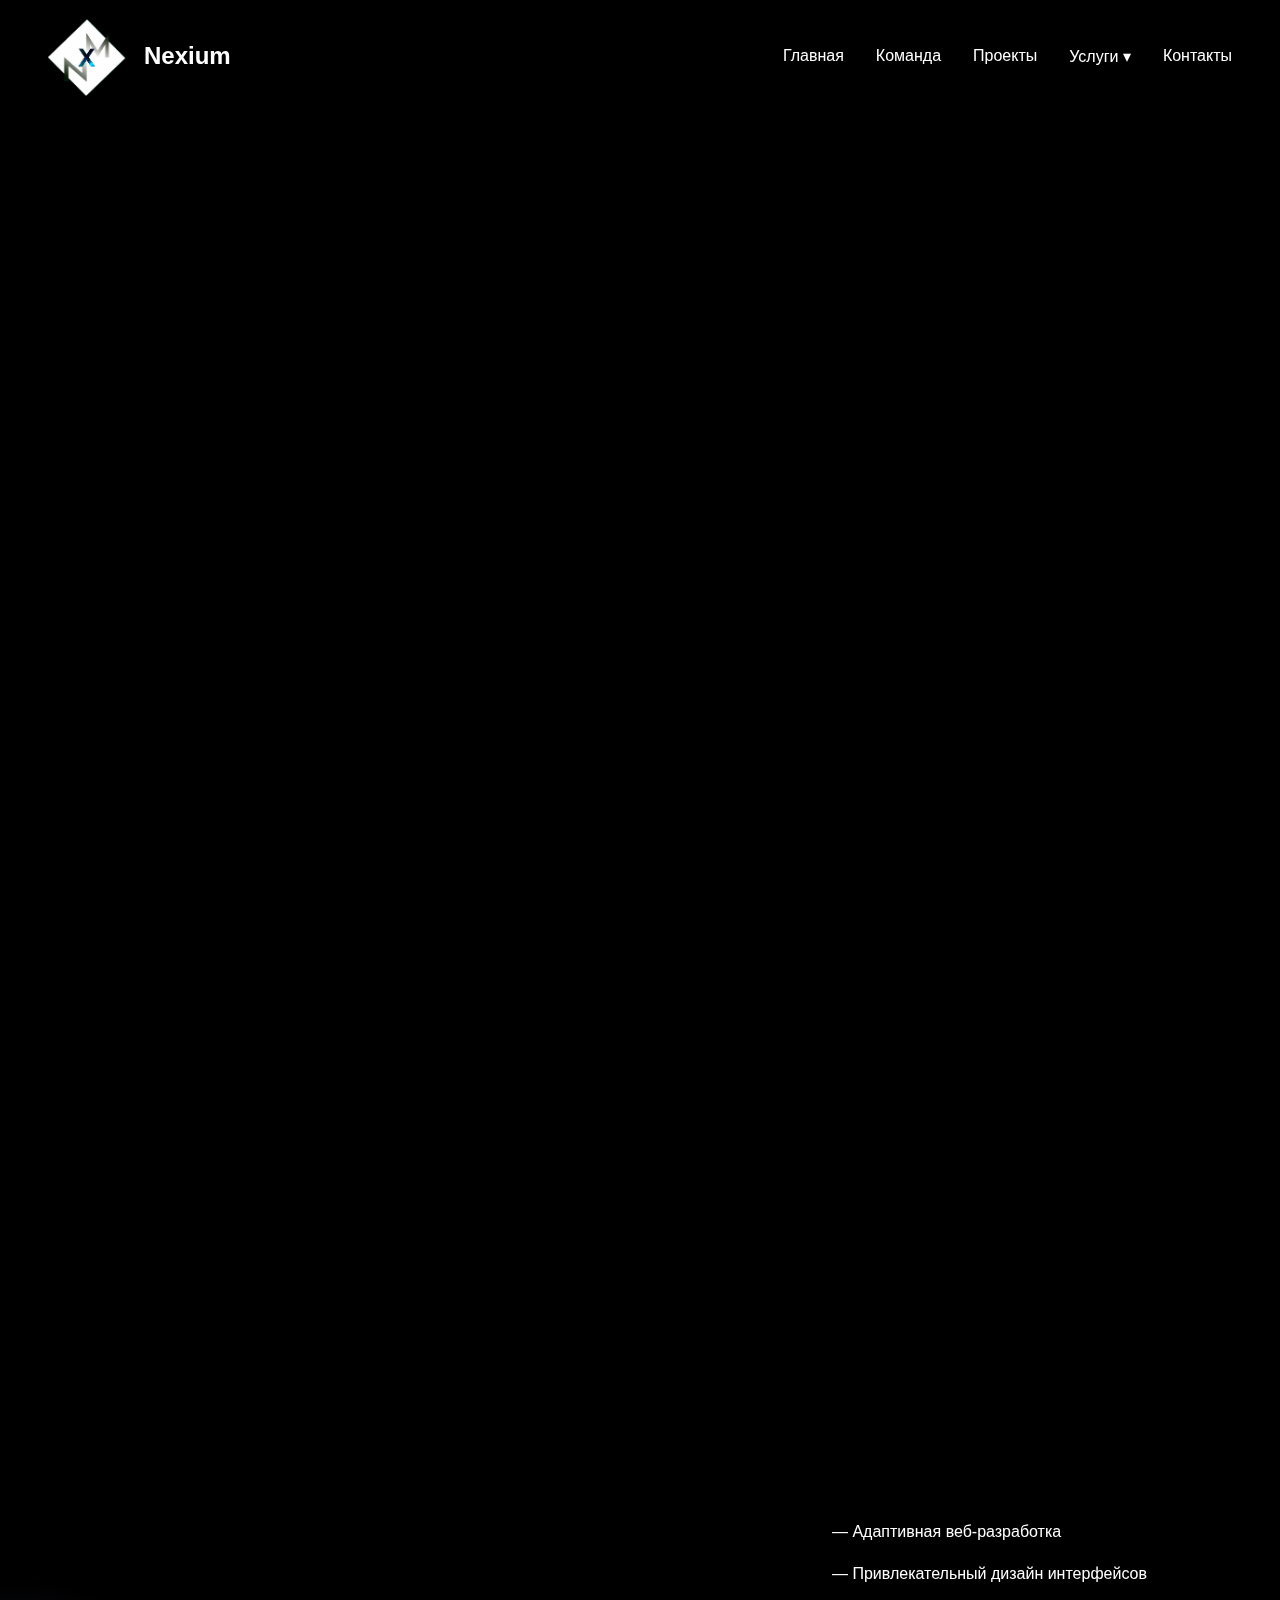
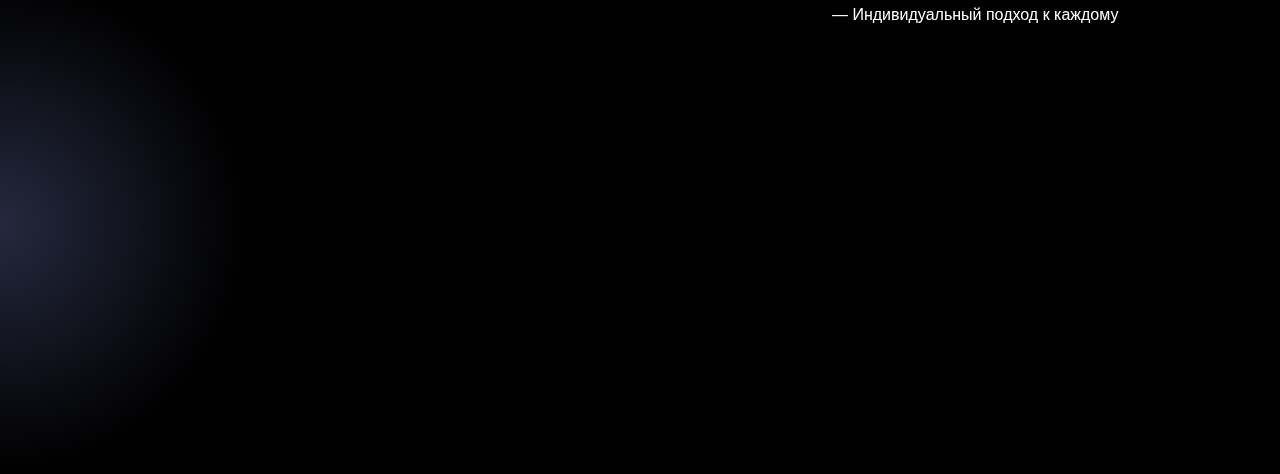
<file: index.html>
<!doctype html>
<html lang="en">
  <head>
    <meta charset="UTF-8" />
    <meta name="viewport" content="width=device-width, initial-scale=1.0" />
    <title>Главная | Nexium</title>
    <link rel="stylesheet" href="styles.css" />
    <link rel="stylesheet" href="index.css"/>
  </head>
  
<!-- Идея главной страницы.
      Объединяем главную, контакты и проекты в 1 html,
      заголовки в шапке - переходы на эти блоки по странице.
      Делаем в шапке выделение заголовка блока,в котором назодимся.
      При достижении следующего блока заголовки в шапке сами перекрашиваются. 

      Услуги и контакты не меняем
-->


  <body>
    <div class="header-overlay"></div> <!-- фон шапки при прокрутке сайта -->
    <header>
        <div class="menu-toggle" id="menu-toggle">&#9776;</div>
        <div class="branding">
          <img class="img-header" src="Picsart_25-01-09_20-45-22-028.png" alt="логотип">
          <a href="about.html" class="team-name">Nexium</a>
        </div>
        <div class="menu" id="menu">
          <a href="index.html" class="link">Главная</a>
          <a href="about.html" class="link">Команда</a>
          <a href="portfolio.html" class="link">Проекты</a>
          <div class="dropdown">
            <a href="services.html" class="link">Услуги &#9662;</a>
            <div class="submenu">
              <a href="services.html#web">Разработка сайтов</a>
              <a href="services.html#phone">Приложения для Android/IOS</a>
              <a href="services.html#desktop">Создание десктоп приложений</a>
            </div>
          </div>
          <a href="contact.html" class="link">Контакты</a>
        </div>
    </header>
    
    <main>
      <section id="home">
        <h1>Привет! Это Nexium</h1>
        <p> Мы творческая команда молодых и талантливых программистов, специализирующихся на веб-разработке, разработке программного обеспечения и инновационных решениях.</p>
        <a href="about.html" class="btn">Узнать больше</a>
      </section>

      <div class="composition">
        <div class="cube cube1"></div>
        <div class="cube cube2"></div>
        <div class="cube cube3"></div>
        <div class="cube cube4"></div>
        <div class="cube cube5"></div>
      </div>

      <section id="intro">
        <h2>Почему именно мы?</h2>
        <p>Опыт более 3 лет в разработке веб-сайтов, интерфейсов и графическом дизайне.</p>
        <p>Я создаю стильные и функциональные сайты, адаптированные под любые устройства.</p>
      </section>
      
      <section id="highlights">
        <h2>Наши сильные стороны:</h2>
        <p>— Адаптивная веб-разработка</p>
        <p>— Привлекательный дизайн интерфейсов</p>
        <p>— Индивидуальный подход к каждому</p>
      </section>

      <!-- фонарик на курсоре -->
      <div class="cursor" id="cursor"></div> 
    </main>

    <!-- заьемнение и блюр под шапкой -->
    <div class="content-overlay"></div>
    
    <script src="script.js"></script>
  </body>
</html>
</file>
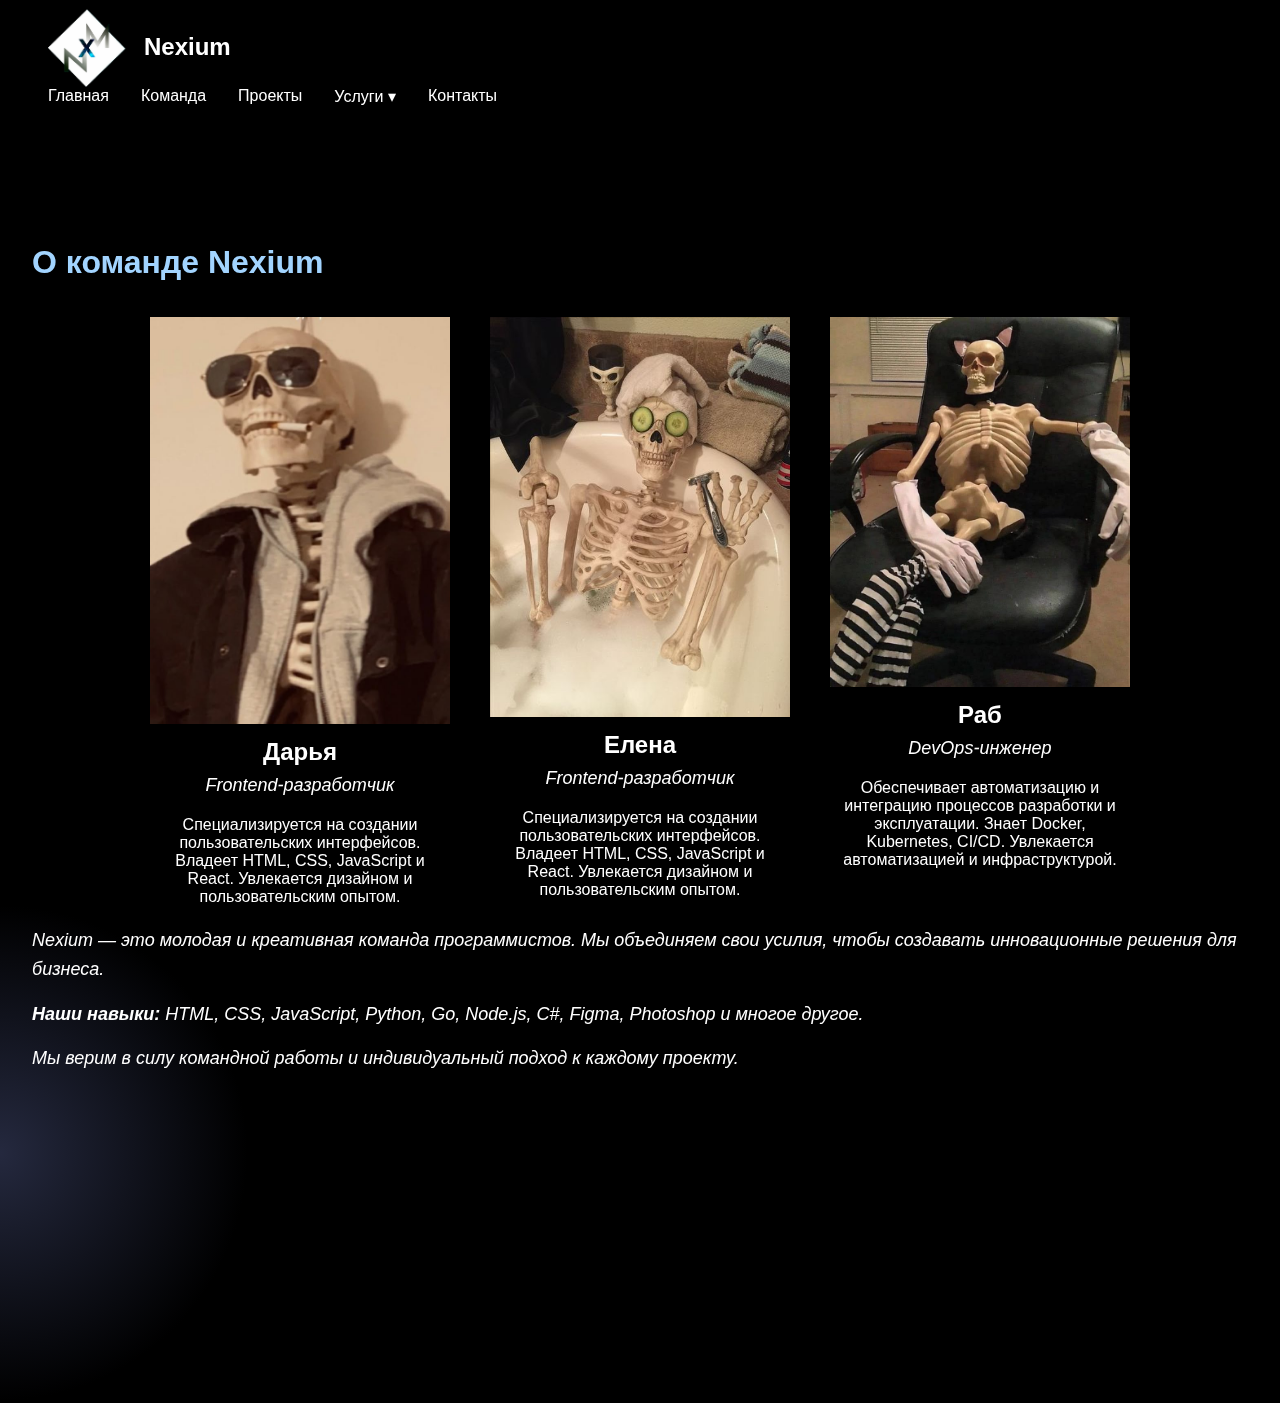
<file: about.html>
<!DOCTYPE html>
<html lang="ru">
<head>
  <meta charset="UTF-8">
  <meta name="viewport" content="width=device-width, initial-scale=1.0">
  <title>О команде | Nexium</title>
  <link rel="stylesheet" href="styles.css">
  <link rel="stylesheet" href="about.css">
</head>
<body>
  <header>
    <nav>
      <div class="menu-toggle" id="menu-toggle">&#9776;</div>
      <div class="branding">
        <img class="img-header" src="Picsart_25-01-09_20-45-22-028.png" alt="логотип">
        <span class="team-name">Nexium</span>
      </div>
      <div class="menu" id="menu">
        <a href="index.html" class="link">Главная</a>
        <a href="about.html" class="link">Команда</a>
        <a href="portfolio.html" class="link">Проекты</a>
        <div class="dropdown">
          <a href="services.html" class="link">Услуги &#9662;</a>
          <div class="submenu">
            <a href="services.html#web">Разработка сайтов</a>
            <a href="services.html#phone">Приложения для Android/IOS</a>
            <a href="services.html#desktop">Создание десктоп приложений</a>
          </div>
        </div>
        <a href="contact.html" class="link">Контакты</a>
      </div>
    </nav>
  </header>


  <main>
    <div class="header-overlay"></div> <!-- фон шапки при прокрутке сайта -->

    <section id="about">
      <h1>О команде Nexium</h1>

      <div class="team">
        <div class="member">
          <img src="фото в about.jpg" alt="Фото Дарьи" class="profile-img">
          <h3>Дарья</h3>
          <p>Frontend-разработчик</p>
          <div class="member-description">
            Специализируется на создании пользовательских интерфейсов. Владеет HTML, CSS, JavaScript и React. 
            Увлекается дизайном и пользовательским опытом.
          </div>
        </div>

        <div class="member">
          <img src="фото я.jpg" alt="Фото Елены" class="profile-img">
          <h3>Елена</h3>
          <p>Frontend-разработчик</p>
          <div class="member-description">
            Специализируется на создании пользовательских интерфейсов. Владеет HTML, CSS, JavaScript и React. 
            Увлекается дизайном и пользовательским опытом.
          </div>
        </div>

        <div class="member">
          <img src="фото раб.jpg" alt="Фото Раба" class="profile-img">
          <h3>Раб</h3>
          <p>DevOps-инженер</p>
          <div class="member-description">
            Обеспечивает автоматизацию и интеграцию процессов разработки и эксплуатации. 
            Знает Docker, Kubernetes, CI/CD. Увлекается автоматизацией и инфраструктурой.
          </div>
        </div>
      </div>

      <p>Nexium — это молодая и креативная команда программистов. Мы объединяем свои усилия, чтобы создавать инновационные решения для бизнеса.</p>
      <p><b>Наши навыки:</b> HTML, CSS, JavaScript, Python, Go, Node.js, C#, Figma, Photoshop и многое другое.</p>
      <p>Мы верим в силу командной работы и индивидуальный подход к каждому проекту.</p>
    </section>

  </main>

  <div class="content-overlay"></div>
  <script src="script.js"></script>

</body>
</html>
</file>
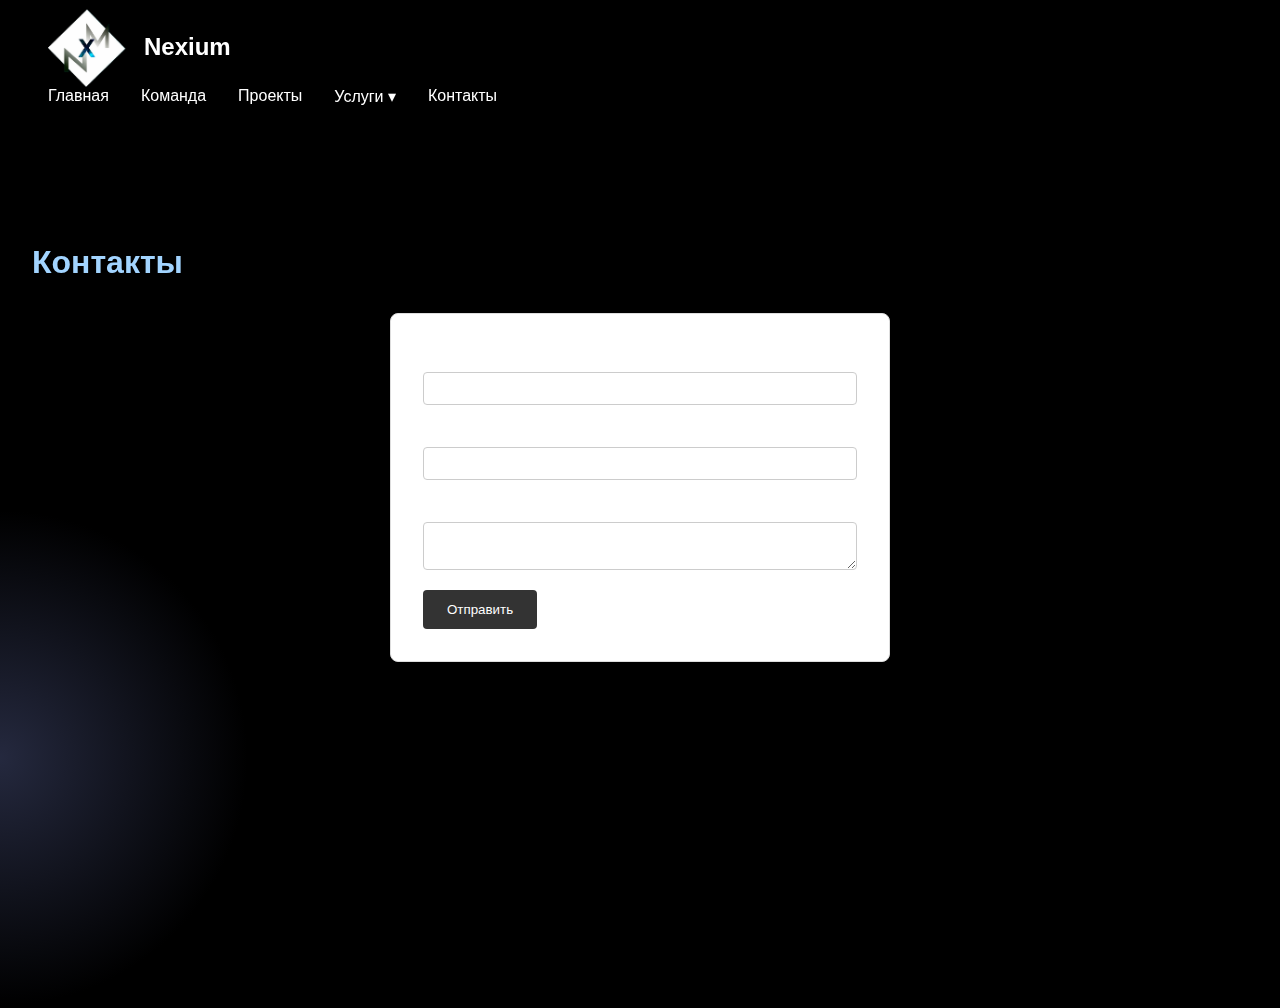
<file: contact.html>
<!DOCTYPE html>
  <html lang="ru">
  <head>
    <meta charset="UTF-8">
    <meta name="viewport" content="width=device-width, initial-scale=1.0">
    <title>Контакты | Nexium</title>
    <link rel="stylesheet" href="styles.css">
  </head>

  <body>
    <header>
      <nav>
        <div class="menu-toggle" id="menu-toggle">&#9776;</div>
        <div class="branding">
          <img class="img-header" src="Picsart_25-01-09_20-45-22-028.png" alt="логотип">
          <span class="team-name">Nexium</span>
        </div>
        <div class="menu" id="menu">
          <a href="index.html" class="link">Главная</a>
          <a href="about.html" class="link">Команда</a>
          <a href="portfolio.html" class="link">Проекты</a>
          <div class="dropdown">
            <a href="services.html" class="link">Услуги &#9662;</a>
            <div class="submenu">
              <a href="services.html#web">Разработка сайтов</a>
              <a href="services.html#phone">Приложения для Android/IOS</a>
              <a href="services.html#desktop">Создание десктоп приложений</a>
            </div>
          </div>
          <a href="contact.html" class="link">Контакты</a>
        </div>
      </nav>
    </header>

    <main>
      <div class="header-overlay"></div> <!-- фон шапки при прокрутке сайта -->
      
      <section id="contact">
        <h1>Контакты</h1>
        <form action="#" method="POST">
          <label for="name">Имя:</label>
          <input type="text" id="name" name="name" required>

          <label for="email">Email:</label>
          <input type="email" id="email" name="email" required>

          <label for="message">Сообщение:</label>
          <textarea id="message" name="message" required></textarea>

          <button type="submit">Отправить</button>
        </form>
      </section>
    </main>


    <div class="content-overlay"></div>
    <script src="script.js"></script>
  </body>
</html>
</file>
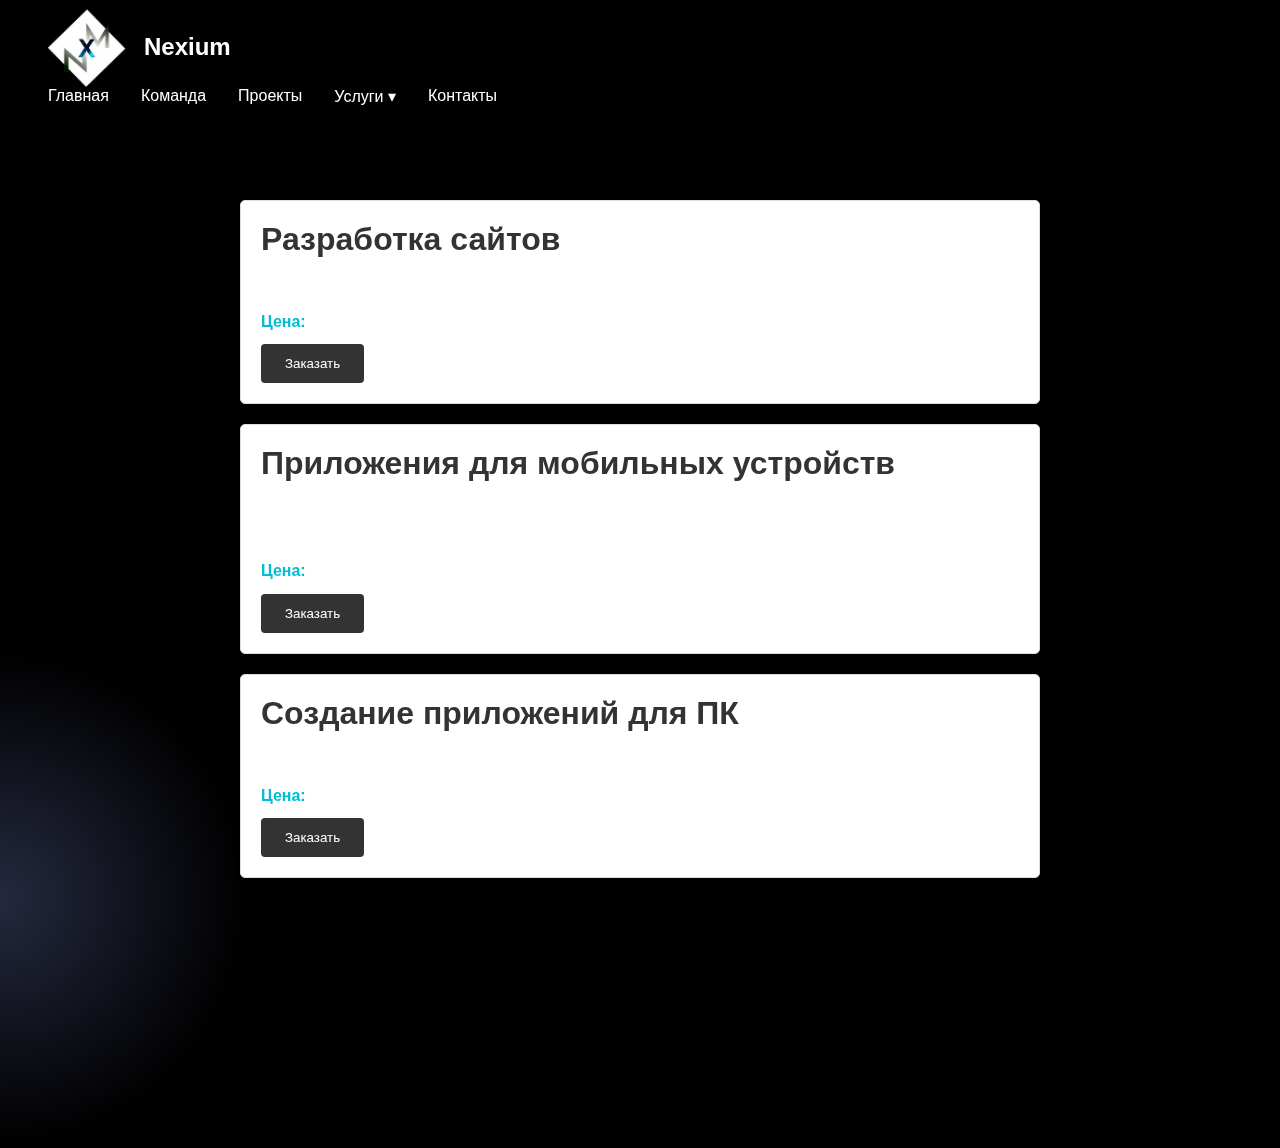
<file: services.html>
<!DOCTYPE html>
  <html lang="ru">
  <head>
    <meta charset="UTF-8">
    <meta name="viewport" content="width=device-width, initial-scale=1.0">
    <title>Услуги | Nexium</title>
    <link rel="stylesheet" href="styles.css">
  </head>

  <body>
    <header>
      <nav>
        <div class="menu-toggle" id="menu-toggle">&#9776;</div>
        <div class="branding">
          <img class="img-header" src="Picsart_25-01-09_20-45-22-028.png" alt="логотип">
          <span class="team-name">Nexium</span>
        </div>
        <div class="menu" id="menu">
          <a href="index.html" class="link">Главная</a>
          <a href="about.html" class="link">Команда</a>
          <a href="portfolio.html" class="link">Проекты</a>
          <div class="dropdown">
            <a href="services.html" class="link">Услуги &#9662;</a>
            <div class="submenu">
              <a href="services.html#web">Разработка сайтов</a>
              <a href="services.html#phone">Приложения для Android/IOS</a>
              <a href="services.html#desktop">Создание десктоп приложений</a>
            </div>
          </div>
          <a href="contact.html" class="link">Контакты</a>
        </div>
      </nav>
    </header>
    
    <main>
      <div class="header-overlay"></div> <!-- фон шапки при прокрутке сайта -->

      <!-- Блоки услуг -->
      <section id="web" class="service-block">
        <h1>Разработка сайтов</h1>
        <p>Создаем современные, адаптивные и удобные веб-сайты для бизнеса и частных клиентов.</p>
        <p><strong>Цена:</strong> от 20 000 ₽</p>
        <button class="order-btn" data-service="Разработка сайтов">Заказать</button>
      </section>

      <section id="phone" class="service-block">
        <h1>Приложения для мобильных устройств</h1>
        <p>Проектируем удобные и привлекательные приложения на разные операционные сиситемы с учетом современных трендов.</p>
        <p><strong>Цена:</strong> от 40 000 ₽</p>
        <button class="order-btn" data-service="Приложения для мобильных устройств">Заказать</button>
      </section>

      <section id="desktop" class="service-block">
        <h1>Создание приложений для ПК</h1>
        <p>Разрабатываем мощные и производительные приложения, адаптированные под ваши потребности</p>
        <p><strong>Цена:</strong> от 50 000 ₽</p>
        <button class="order-btn" data-service="Создание приложений для ПК">Заказать</button>
      </section>
    </main>

    <!-- Модальное окно заказа -->
    <div id="order-modal" class="modal">
      <span class="close">&times;</span>
      <div class="modal-content">
        <h2 id="modal-service-title"></h2>
        <form id="order-form">
          <label for="name">Имя:</label>
          <input type="text" id="name" name="name" required>

          <label for="email">Email:</label>
          <input type="email" id="email" name="email" required>

          <label for="message">Сообщение:</label>
          <textarea id="message" name="message" required></textarea>

          <button type="submit">Отправить</button>
        </form>
      </div>
    </div>


    <div class="content-overlay"></div>
    <script src="script.js"></script>
  </body>
</html>
</file>
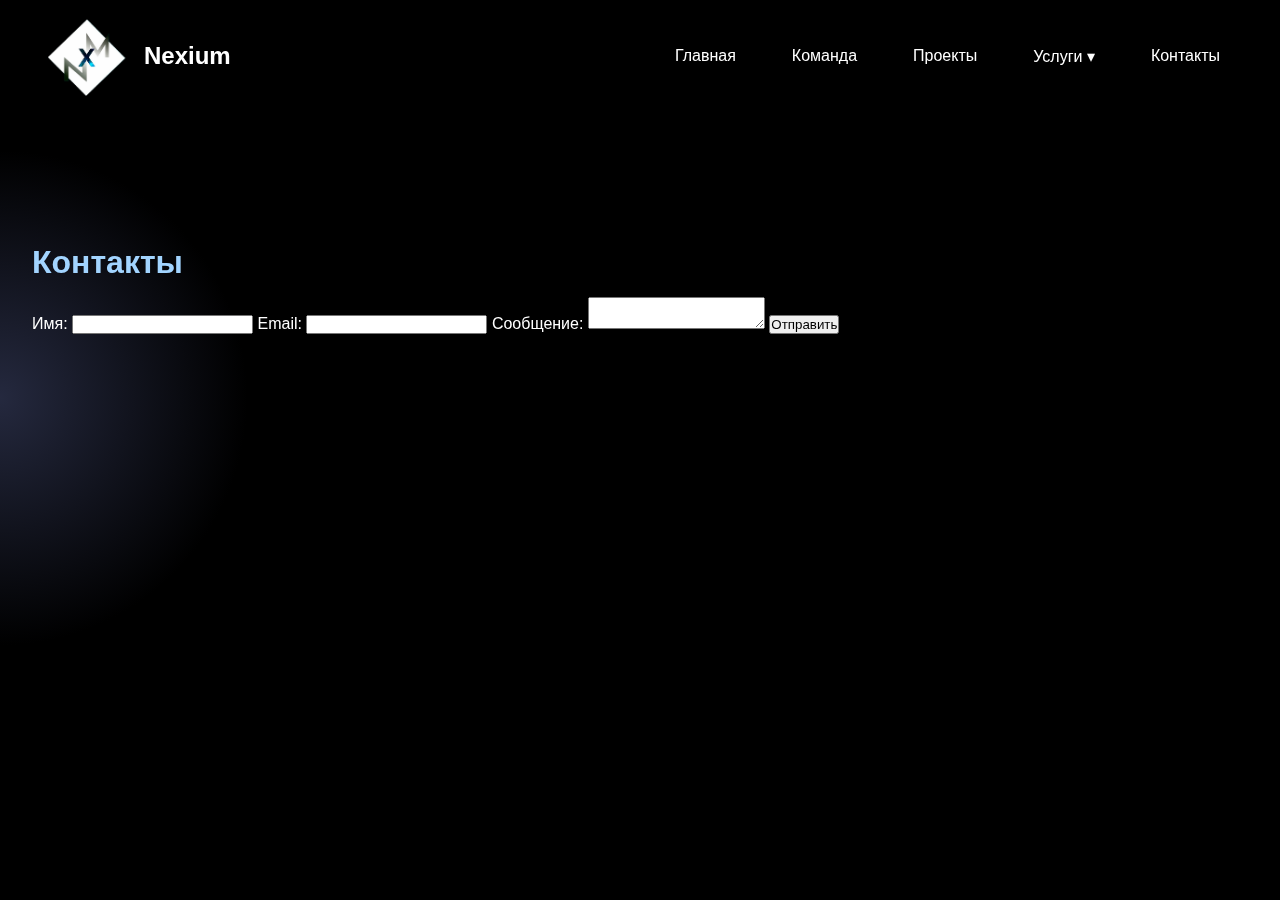
<file: html/contact.html>
<!DOCTYPE html>
  <html lang="ru">
  <head>
    <meta charset="UTF-8">
    <meta name="viewport" content="width=device-width, initial-scale=1.0">
    <title>Контакты | Nexium</title>
    <link rel="stylesheet" href="../css/styles.css">
  </head>

  <body>
    <header>
        <div class="menu-toggle" id="menu-toggle">&#9776;</div>
        <div class="branding">
          <img class="img-header" src="../images/Picsart_25-01-09_20-45-22-028.png" alt="логотип">
          <a href="index.html" class="team-name">Nexium</a>
        </div>
        <div class="menu" id="menu">
          <a href="index.html" class="link">Главная</a>
          <a href="index.html#about" class="link">Команда</a>
          <a href="index.html#portfolio" class="link">Проекты</a>
          <div class="dropdown">
            <a href="#" class="link">Услуги &#9662;</a>
            <div class="submenu">
              <a href="services.html#web">Разработка сайтов</a>
              <a href="services.html#phone">Приложения для Android/IOS</a>
              <a href="services.html#desktop">Создание десктоп приложений</a>
            </div>
          </div>
          <a href="contact.html" class="link">Контакты</a>
        </div>
    </header>

    <main>
      <div class="header-overlay"></div> <!-- фон шапки при прокрутке сайта -->
      
      <section id="contact">
        <h1>Контакты</h1>
        <form action="#" method="POST">
          <label for="name">Имя:</label>
          <input type="text" id="name" name="name" required>

          <label for="email">Email:</label>
          <input type="email" id="email" name="email" required>

          <label for="message">Сообщение:</label>
          <textarea id="message" name="message" required></textarea>

          <button type="submit">Отправить</button>
        </form>
      </section>
    </main>


    <div class="content-overlay"></div>
    <script src="../js/script.js"></script>
  </body>
</html>
</file>
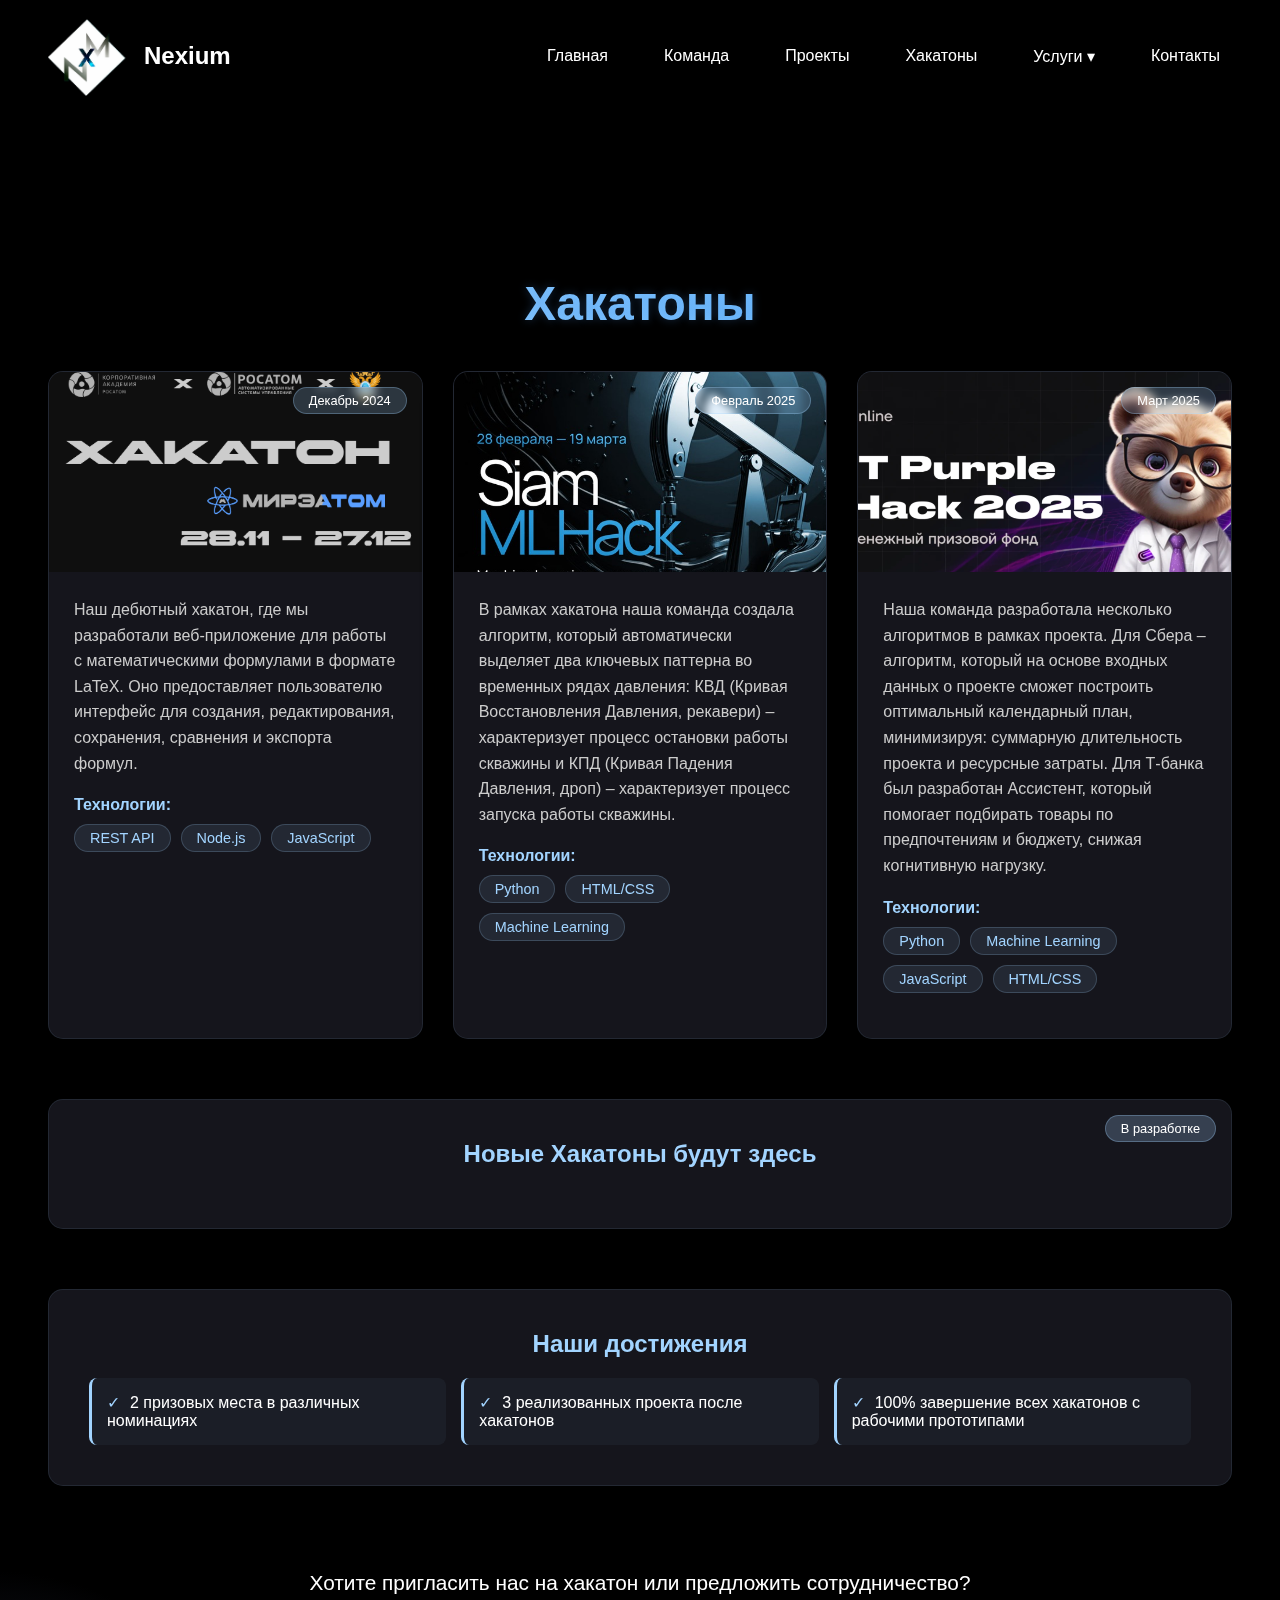
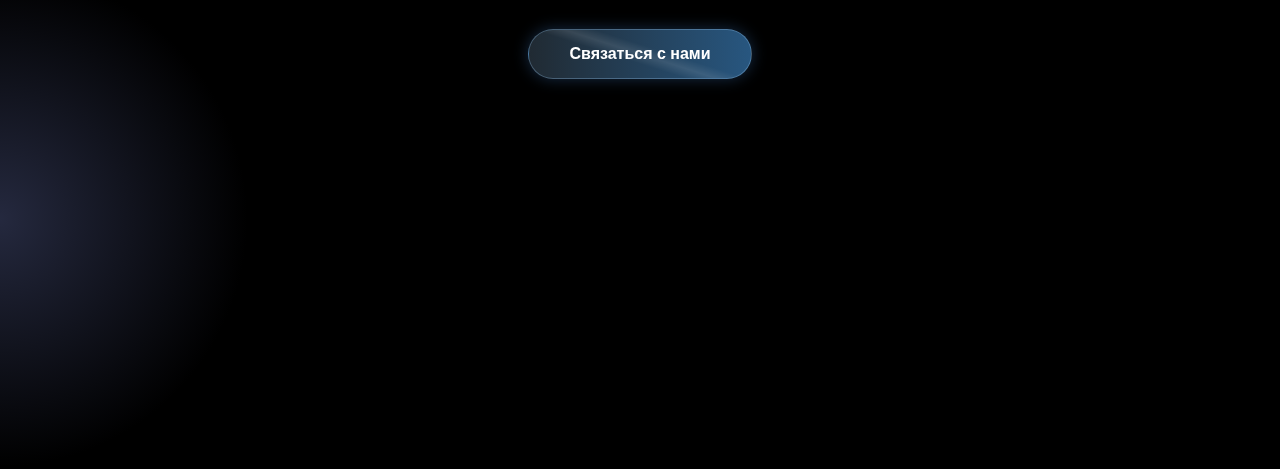
<file: html/hacks.html>
<!DOCTYPE html>
  <html lang="ru">
  <head>
    <meta charset="UTF-8">
    <meta name="viewport" content="width=device-width, initial-scale=1.0">
    <title>Хакатоны | Nexium</title>
    <link rel="stylesheet" href="../css/styles.css">
    <link rel="stylesheet" href="../css/hacks.css">

  </head>

  <body>
    <header>
        <div class="menu-toggle" id="menu-toggle">&#9776;</div>
        <div class="branding">
          <img class="img-header" src="../images/Picsart_25-01-09_20-45-22-028.png" alt="логотип">
          <a href="index.html" class="team-name">Nexium</a>
        </div>
        <div class="menu" id="menu">
          <a href="index.html" class="link">Главная</a>
          <a href="index.html#about" class="link">Команда</a>
          <a href="index.html#portfolio" class="link">Проекты</a>
          <a href="hacks.html" class="link">Хакатоны</a>
          <div class="dropdown">
            <a href="services.html" class="link">Услуги &#9662;</a>
            <div class="submenu">
              <a href="services.html">Разработка сайтов</a>
              <a href="services.html#phone">Приложения для Android/IOS</a>
              <a href="services.html#desktop">Создание десктоп приложений</a>
            </div>
          </div>
          <a href="contact.html" class="link">Контакты</a>
        </div>
    </header>

    <main>
      <div class="header-overlay"></div> <!-- фон шапки при прокрутке сайта -->
      
<section id="haks">
  <h1>Хакатоны</h1>
  
  <div class="hackathons-container">
    <!-- Хакатон 1 -->
    <div class="hackathon-card">
      <div class="hackathon-header">
        <img src="../images/hacaton1.png" alt="ATOM">
        
        <span class="hackathon-date">Декабрь 2024</span>
      </div>
      <div class="hackathon-body">
        <p class="hackathon-description">
          Наш дебютный хакатон, где мы разработали веб-приложение для работы с математическими формулами в формате LaTeX. 
            Оно предоставляет пользователю интерфейс для создания, редактирования, сохранения, сравнения и экспорта формул.
        </p>
        <div class="hackathon-tech">
          <span>Технологии:</span>
          <ul>
            <li>REST API</li>
            <li>Node.js</li>
            <li>JavaScript</li>
          </ul>
        </div>
      </div>
    </div>

    <!-- Хакатон 2 -->
    <div class="hackathon-card">
      <div class="hackathon-header">
        <img src="../images/hacaton2.jpg" alt="SIAM hack">
        <span class="hackathon-date">Февраль 2025</span>
      </div>
      <div class="hackathon-body">
        <p class="hackathon-description">
           
          В рамках хакатона наша команда создала алгоритм, который автоматически выделяет два ключевых паттерна во временных рядах давления:
            КВД (Кривая Восстановления Давления, рекавери) – характеризует процесс остановки работы скважины и
            КПД (Кривая Падения Давления, дроп) – характеризует процесс запуска работы скважины.
        </p>
        <div class="hackathon-tech">
          <span>Технологии:</span>
          <ul>
            <li>Python</li>
            <li>HTML/CSS</li>
            <li>Machine Learning</li>
            
          </ul>
        </div>
      </div>
    </div>

    <!-- Хакатон 3 -->
    <div class="hackathon-card">
      <div class="hackathon-header">
        <img src="../images/hacaton3.png" alt="Purple hack">
        <span class="hackathon-date">Март 2025</span>
      </div>
      <div class="hackathon-body">
        <p class="hackathon-description">
           
          Наша команда разработала несколько алгоритмов в рамках проекта.
          Для Сбера – алгоритм, который на основе входных данных о проекте сможет построить оптимальный календарный план, минимизируя:
          cуммарную длительность проекта и ресурсные затраты.
          Для Т-банка был разработан Ассистент, который помогает подбирать товары по предпочтениям и бюджету, снижая когнитивную нагрузку.
        </p>
        <div class="hackathon-tech">
          <span>Технологии:</span>
          <ul>
            <li>Python</li>
            <li>Machine Learning</li>
            <li>JavaScript</li>
            <li>HTML/CSS</li>
          </ul>
        </div>
      </div>
    </div>

      
    </div>
    <div class="hackathon-achievements">
        <h3>Новые Хакатоны будут здесь</h3>
        <span class="hackathon-date">В разработке</span></div>
  <div class="hackathon-achievements">
    <h3>Наши достижения</h3>
    <ul>
      <li>2 призовых места в различных номинациях</li>
      <li>3 реализованных проекта после хакатонов</li>
      <li>100% завершение всех хакатонов с рабочими прототипами</li>
    </ul>
  </div>

  <div class="cta-hackathon">
    <p>Хотите пригласить нас на хакатон или предложить сотрудничество?</p>
    <a href="contact.html" class="cta-button">Связаться с нами</a>
  </div>

        </section>
    </main>


    <div class="content-overlay"></div>
    <script src="../js/script.js"></script>
  </body>
</html>
</file>
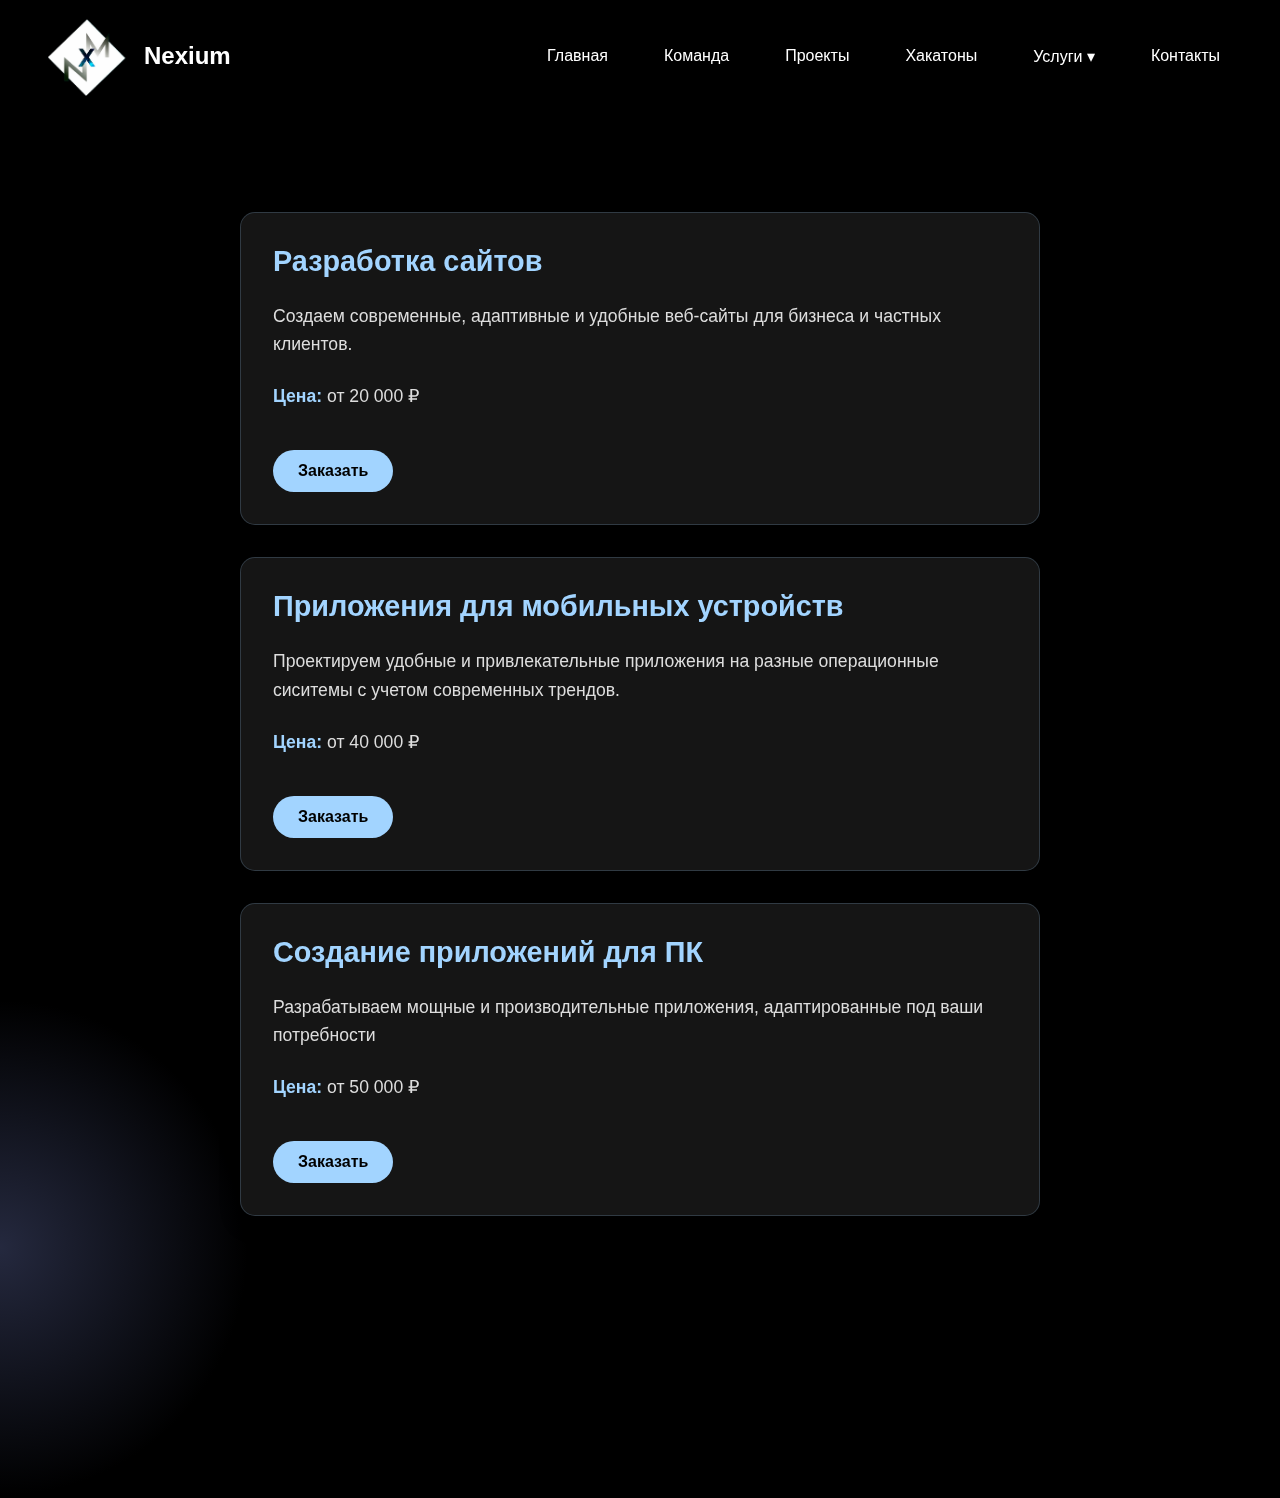
<file: html/services.html>
<!DOCTYPE html>
  <html lang="ru">
  <head>
    <meta charset="UTF-8">
    <meta name="viewport" content="width=device-width, initial-scale=1.0">
    <title>Услуги | Nexium</title>
    <link rel="icon" href="../images/682f71fa5a0f3.svg" type="image/x-icon">
    <link rel="stylesheet" href="../css/styles.css">
    <link rel="stylesheet" href="../css/services.css">
  </head>

  <body>
    <header>
        <div class="menu-toggle" id="menu-toggle">&#9776;</div>
        <div class="branding">
          <img class="img-header" src="../images/Picsart_25-01-09_20-45-22-028.png" alt="логотип">
          <a href="index.html" class="team-name">Nexium</a>
        </div>
        <div class="menu" id="menu">
          <a href="index.html" class="link">Главная</a>
          <a href="index.html#about" class="link">Команда</a>
          <a href="index.html#portfolio" class="link">Проекты</a>
          <a href="hacks.html" class="link">Хакатоны</a>
          <div class="dropdown">
            <a href="#" class="link">Услуги &#9662;</a>
            <div class="submenu">
              <a href="services.html">Разработка сайтов</a>
              <a href="services.html#phone">Приложения для Android/IOS</a>
              <a href="services.html#desktop">Создание десктоп приложений</a>
            </div>
          </div>
          <a href="contact.html" class="link">Контакты</a>
        </div>
    </header>
    
    <main>
      <div class="header-overlay"></div> <!-- фон шапки при прокрутке сайта -->

      <!-- Блоки услуг -->
      <section id="web" class="service-block">
        <h1>Разработка сайтов</h1>
        <p>Создаем современные, адаптивные и удобные веб-сайты для бизнеса и частных клиентов.</p>
        <p><strong>Цена:</strong> от 20 000 ₽</p>
        <button class="order-btn" data-service="Разработка сайтов">Заказать</button>
      </section>

      <section id="phone" class="service-block">
        <h1>Приложения для мобильных устройств</h1>
        <p>Проектируем удобные и привлекательные приложения на разные операционные сиситемы с учетом современных трендов.</p>
        <p><strong>Цена:</strong> от 40 000 ₽</p>
        <button class="order-btn" data-service="Приложения для мобильных устройств">Заказать</button>
      </section>

      <section id="desktop" class="service-block">
        <h1>Создание приложений для ПК</h1>
        <p>Разрабатываем мощные и производительные приложения, адаптированные под ваши потребности</p>
        <p><strong>Цена:</strong> от 50 000 ₽</p>
        <button class="order-btn" data-service="Создание приложений для ПК">Заказать</button>
      </section>
    </main>

    <!-- Модальное окно заказа -->
    <div id="order-modal" class="modal">
      <span class="close">&times;</span>
      <div class="modal-content">
        <h2 id="modal-service-title"></h2>
        <form id="order-form">
          <label for="name">Имя:</label>
          <input type="text" id="name" name="name" required>

          <label for="email">Email:</label>
          <input type="email" id="email" name="email" required>

          <label for="message">Сообщение:</label>
          <textarea id="message" name="message" required></textarea>

          <button type="submit">Отправить</button>
        </form>
      </div>
    </div>


    <div class="content-overlay"></div>
    <script src="../js/script.js"></script>
  </body>
</html>
</file>
<file: styles.css>
* {
  margin: 0;
  padding: 0;
  box-sizing: border-box;
  font-family: 'Trebuchet MS', Arial, sans-serif;
}

#spotlight {
  position: absolute;
  width: 500px;
  height: 500px;
  background: radial-gradient(circle, rgba(52, 58, 89, 0.7) 0%, rgba(0, 0, 0, 0.9) 70%, black 100%);
  pointer-events: none;
  border-radius: 50%;
  mix-blend-mode: lighten; /* Для работы с градиентом фона */
  transform: translate(-50%, -50%);
  z-index: 5;
  transition: width 0.2s ease, height 0.2s ease; /* Плавное изменение размера */
}


/* Общие стили */
body {
  font-family: Arial, sans-serif;
  margin: 0;
  padding: 0;
  height: 100%;
  width: 100vw;
  padding-top: 20vh;
  color: #ffffff;
  /* background: linear-gradient(to top, black , #0B0A23, black); */
  background-color: black;
  background-attachment: fixed;
  overflow-x: hidden; /* Убирает горизонтальный скролл */
}

/* Затемнение и размытие под шапкой */
.content-overlay {
  position: fixed;
  top: 0;
  left: 0;
  width: 100%;
  height: 25vh;
  background: linear-gradient(to bottom, rgba(0, 0, 0, 0.9) 20%, rgba(0, 0, 0, 0) 100%); /* Чёрный градиент */
  backdrop-filter: blur(6px);
  z-index: 999;
  pointer-events: none;
  opacity: 0;
  transition: opacity 0.3s ease, backdrop-filter 0.7s ease; /*для прозрачности и размытия */
}

/* Когда страница прокручена */
.content-overlay.scrolled {
  opacity: 1;
  backdrop-filter: blur(0.5px);
}

section {
  margin-right: 0;
}

/* Шапка */
header {
  position: fixed;
  top: 1rem;
  left: 0;
  width: 100%;
  z-index: 1000;
  height: 5rem;
  padding: 1rem 3rem;

  background-color: rgba(255, 255, 255, 0); /* Всегда прозрачная шапка */
  color: white;

  display: flex;
  flex-direction: row;
  justify-content: space-between;
  align-items: center;

  /* Плавное перемещение шапки */
  transition: top 0.3s ease;
}

/* Когда шапка закреплена сверху */
header.scrolled {
  top: 0.5rem;
}

.header-overlay {
  position: fixed;
  top: 0;
  left: 0;
  width: 100%;
  height: 0;
  background: linear-gradient(to bottom, rgba(0, 0, 0, 0.8) 30%, rgba(0, 0, 0, 0) 100%);
  z-index: 999;

  transition: height 0.5s ease, opacity 0.3s ease;
  opacity: 0;
  pointer-events: none; 
}

/* Когда страница прокручена */
.header-overlay.scrolled {
  height: 12vh; /* Чёрный блок выползает вниз */
  opacity: 1;
}


/* картинка + лого в шапке */
.branding {
  display: flex;
  flex-direction: row;
  align-items: center;
}

.img-header {
  width: 80px;
  height: auto;
  margin-right: 1rem;
}

.team-name {
  font-size: 1.5rem;
  font-weight: bold;
  color: #fff;
  text-decoration: none;
}

/* блок с якорями */
.menu {
  display: flex;
  align-items: center;
  gap: 2rem; /* Увеличенный gap */
  
}

.link {
  color: white;
  text-decoration: none;
  font-size: 1rem;
  position: relative;
  transition: transform 0.3s ease; /* Плавное изменение масштаба */

  display: inline-block; /* Чтобы масштабирование работало корректно */
}

.link:hover {
  transform: scale(1.1); /* Увеличение текста на 10% */
}

.dropdown {
  position: relative;
}

.dropdown::after { /* Добавляем псевдоэлемент для отступа */
  content: '';
  position: absolute;
  top: 100%; /* Вырезаем пространство под якорем */
  left: 0;
  width: 100%;
  background: transparent;
  pointer-events: none; /* Чтобы не мешал взаимодействию с элементами */
}

.submenu {
  display: none;
  position: absolute;
  top: 1.5rem; /* Располагаем меню с учетом маржина */
  left: 0;
  background: #333;
  padding: 0.5rem 0;
  border-radius: 4px;
  box-shadow: 0 4px 6px rgba(0, 0, 0, 0.1);
  opacity: 0; /* Начальная непрозрачность */
  transition: opacity 0.3s ease-in-out; /* Плавный переход для появления */
}

.dropdown:hover .submenu,
.submenu:hover { /* Поддержка активации через верхний маржин */
  display: block;
  opacity: 1; /* Появление */
}

.submenu a {
  display: block;
  padding: 0.5rem 1rem;
  color: white;
  text-decoration: none;
  position: relative;
  transition: background-color 0.3s ease, transform 0.3s ease; /* Плавное изменение фона и масштаба */
}

.submenu a:hover {
  /* background-color: #6c758e; старый цвет */
  background: linear-gradient(90deg, rgba(2,0,36,0) 0%, rgba(108,117,142,0.6) 20%, rgba(108,117,142,0.6) 80%, rgba(0,0,0,0) 100%);
  transform: scale(1.1); /* Индивидуальное увеличение пункта */
}



/* Адаптивность */
.menu-toggle {
  font-size: 24px;
  color: white;
  cursor: pointer;
  display: none;
}

@media (max-width: 768px) {
  /* Branding всегда остаётся слева */
  .branding {
    flex-direction: row;
    align-items: center;
    text-align: start;
    justify-content: flex-start;
  }

  .team-name {
    font-size: 1.2rem;    
  }

  /* Меню скрывается и появляется справа */
  .menu {
    display: none;
    flex-direction: column;
    align-items: start;
    gap: 1rem;
    background-color: #333;
    position: absolute;
    top: 100%;
    right: 2rem;
    padding: 1rem;
    border-radius: 4px;
  }

  .menu.active {
    display: flex;
  }

  .menu-toggle {
    display: block;
    order: 2; /* Перемещаем иконку меню в конец */
  }

  .submenu {
    display: none;
    position: absolute;
    top: 0;
    left: -260px; /* Позиционируем подменю слева от бургер-меню */
    margin-top: 0;
    box-shadow: none;
  }

  .dropdown:hover .submenu {
    display: block; /* Подменю становится видимым при наведении */
  }

  .submenu a {
    font-size: 0.9rem;
    padding: 0.5rem 1rem;
  }
}

/* Разделы */
section {
  padding: 4rem 2rem;
  text-align: start;
  /* margin-right: 50%; */
  position: relative; /* Добавлено position: relative для использования z-index */
  z-index: 10; /* Текст находится поверх кубов */
}

h1, h2 {
  margin-bottom: 1rem;
  color: #a2d4ff;
}

p {
  margin-bottom: 1rem;
  line-height: 1.6;
}

.btn {
  color: #a2d4ff;
}

.btn:active {
  color: #fff;
}

/* Формы */
form {
  max-width: 500px;
  margin: 2rem auto;
  padding: 2rem;
  border: 1px solid #ddd;
  border-radius: 8px;
  background-color: white;
  box-shadow: 0 4px 6px rgba(0, 0, 0, 0.1);
}

label {
  display: block;
  margin-bottom: 0.5rem;
  font-weight: bold;
}

input, select, textarea {
  width: 100%;
  padding: 0.5rem;
  margin-bottom: 1rem;
  border: 1px solid #ccc;
  border-radius: 4px;
}

button {
  padding: 0.75rem 1.5rem;
  border: none;
  background-color: #333;
  color: white;
  border-radius: 4px;
  cursor: pointer;
  transition: 0.3s;
}

button:hover {
  background-color: #ff9800;
}

/* Портфолио */
.portfolio-item {
  margin: 1rem 0;
  padding: 1rem;
  border: 1px solid #ddd;
  border-radius: 8px;
  background-color: white;
  box-shadow: 0 4px 6px rgba(0, 0, 0, 0.1);
}

/* Футер */
footer {
  text-align: center;
  padding: 1rem;
  background-color: #333;
  color: white;
  margin-top: 2rem;
}

/* Галерея */
.gallery {
  display: grid;
  grid-template-columns: repeat(auto-fill, minmax(200px, 1fr));
  gap: 15px;
  margin-top: 20px;
}

.gallery-item img {
  width: 100%;
  height: auto;
  border-radius: 5px;
  cursor: pointer;
  transition: transform 0.3s ease;
}

.gallery-item img:hover {
  transform: scale(1.1);
}

/* Модальное окно */
.modal {
  display: none;
  position: fixed;
  z-index: 1000;
  left: 0;
  top: 0;
  width: 100%;
  height: 100%;
  overflow: auto;
  background-color: rgba(0, 0, 0, 0.9);
}

.modal-content {
  display: block;
  margin: auto;
  max-width: 90%;
  max-height: 90%;
}

.close {
  position: absolute;
  top: 15px;
  right: 25px;
  color: white;
  font-size: 30px;
  font-weight: bold;
  cursor: pointer;
}

.close:hover {
  color: #00bcd4;
}

/* Фильтр */
.filter {
  display: flex;
  justify-content: center;
  margin: 20px 0;
}

.filter button {
  padding: 10px 20px;
  margin: 0 5px;
  cursor: pointer;
  border: none;
  background: #333;
  color: white;
  transition: background-color 0.3s;
}

.filter button:hover {
  background-color: #00bcd4;
}

/* Слайдер в модальном окне */
.modal-slider {
  display: flex;
  align-items: center;
  justify-content: center;
  position: relative;
}

.modal-slider img {
  max-width: 90%;
  max-height: 400px;
  border-radius: 5px;
}

.modal-slider button {
  position: absolute;
  top: 50%;
  transform: translateY(-50%);
  background: #333;
  color: white;
  border: none;
  padding: 10px;
  cursor: pointer;
}

.modal-slider button:hover {
  background-color: #00bcd4;
}

#prev {
  left: 10px;
}

#next {
  right: 10px;
}
/* Блоки услуг */
.service-block {
  padding: 20px;
  margin: 20px auto;
  max-width: 800px;
  border: 1px solid #ddd;
  border-radius: 5px;
  box-shadow: 0 4px 6px rgba(0, 0, 0, 0.1);
  background: white;
}

.service-block h1 {
  margin-bottom: 15px;
  color: #333;
}

.service-block ul {
  margin: 15px 0;
  padding-left: 20px;
}

.service-block ul li {
  margin-bottom: 5px;
}

.service-block p {
  margin: 10px 0;
}

.service-block strong {
  color: #00bcd4;
}

/* Ссылки на якоря */
/* nav ul li a {
  scroll-behavior: smooth;
} */

.service-form {
  margin-top: 20px;
}

.service-form label {
  display: block;
  margin-bottom: 8px;
}

.service-form input,
.service-form textarea {
  width: 100%;
  padding: 10px;
  margin-bottom: 15px;
  border: 1px solid #ddd;
  border-radius: 4px;
}

.service-form button {
  padding: 10px 20px;
  background-color: #333;
  color: white;
  border: none;
  cursor: pointer;
}

.service-form button:hover {
  background-color: #00bcd4;
}

/* Модальное окно заказа */
.modal {
  display: none;
  position: fixed;
  z-index: 1000;
  left: 0;
  top: 0;
  width: 100%;
  height: 100%;
  overflow: auto;
  background-color: rgba(0, 0, 0, 0.8);
}

.modal-content {
  background: white;
  padding: 20px;
  margin: 15% auto;
  width: 90%;
  max-width: 500px;
  border-radius: 8px;
  box-shadow: 0 4px 6px rgba(0, 0, 0, 0.1);
}

.modal .close {
  position: absolute;
  top: 10px;
  right: 20px;
  font-size: 24px;
  cursor: pointer;
}

.modal form label {
  display: block;
  margin-top: 10px;
}

.modal form input,
.modal form textarea {
  width: 100%;
  padding: 10px;
  margin: 8px 0;
  border: 1px solid #ddd;
  border-radius: 5px;
}

.modal form button {
  padding: 10px 20px;
  background-color: #333;
  color: white;
  border: none;
  cursor: pointer;
}

.modal form button:hover {
  background-color: #00bcd4;
}
</file>
<file: index.css>
/* штука для плавного появления текста при открытии сайта */
@keyframes slideDownFade {
  from {
    opacity: 0;
    transform: translateY(-20px);
  }
  to {
    opacity: 1;
    transform: translateY(0);
  }
}


#home {
  padding: 20vh 60% 20vh 80px;
  height: 500px;
  width: 100%;
  margin-right: 0;
  overflow: hidden; /* Уберём возможное переполнение */
}

#home h1, #home p, #home .btn {
  opacity: 0; /* Начальное состояние — невидимое */
  transform: translateY(-20px); /* Смещение вверх */
  animation: slideDownFade 1s ease-out forwards; /* Анимация */
}

#home h1 {
  animation-delay: 0s; /* Без задержки */
}

#home p {
  animation-delay: 0.3s; /* Задержка появления */
}

#home .btn {
  animation-delay: 0.6s; /* Задержка появления */
}


#intro {
  margin: 20vh 20% 20vh 15%;
  text-align: center;
}

#intro h2, #intro p, #highlights h2 {
  opacity: 0;
  transform: translateY(-20px);
  transition: opacity 0.5s ease-out, transform 0.5s ease-out; /* Плавный переход */
}

#intro.element-show h2, #intro.element-show p, 
#highlights.element-show h2 {
  opacity: 1;
  transform: translateY(0);
}

#highlights {
  text-align: right;
  padding: 20vh 80px 20vh 65%;
}

#highlights p, #highlights h2 {
  text-align: start;
}







/* Композиция кубов */
.composition {
  position: absolute;
  top: 10%;
  right: -200px;
  width: 600px;
  height: 600px;
  z-index: 1;
  pointer-events: none;
}

/* Общие стили для кубов */
.cube {
  position: absolute;
  background: linear-gradient(45deg, #E7F6FF, #102038);
  box-shadow: 0px -4px 10px rgba(0, 0, 0, 0.3);
  transform-origin: center;
  opacity: 0; /* Начальное состояние: невидимо */
  animation-fill-mode: forwards; /* Оставить конечное состояние после анимации */
}

/* Cube 1 */
.cube.cube1 {
  width: 450px;
  height: 450px;
  z-index: 3;
  top: 170px;
  left: 50px;
  animation: cube1Animation 2s ease-out 0s forwards;
}

@keyframes cube1Animation {
  0% {
    transform: translateX(100%) rotate(0deg);
    opacity: 0;
  }
  100% {
    transform: translateX(0) rotate(-36deg);
    opacity: 0.5;
  }
}

/* Cube 2 */
.cube.cube2 {
  width: 300px;
  height: 300px;
  z-index: 1;
  top: -10px;
  left: 105px;
  animation: cube2Animation 2s ease-out 0.2s forwards;
}

@keyframes cube2Animation {
  0% {
    transform: translateX(100%) rotate(0deg);
    opacity: 0;
  }
  100% {
    transform: translateX(0) rotate(286deg);
    opacity: 0.4;
  }
}

/* Cube 3 */
.cube.cube3 {
  width: 120px;
  height: 120px;
  z-index: 4;
  top: 396px;
  left: -13px;
  animation: cube3Animation 2s ease-out 0.4s forwards;
}

@keyframes cube3Animation {
  0% {
    transform: translateX(100%) rotate(0deg);
    opacity: 0;
  }
  100% {
    transform: translateX(0) rotate(253deg);
    opacity: 0.7;
  }
}

/* Cube 4 */
.cube.cube4 {
  width: 70px;
  height: 70px;
  z-index: 5;
  top: 450px;
  left: -300px;
  animation: cube4Animation 2s ease-out 0.6s forwards;
}

@keyframes cube4Animation {
  0% {
    transform: translateX(100%) rotate(0deg);
    opacity: 0;
  }
  100% {
    transform: translateX(0) rotate(38deg);
    opacity: 0.3;
  }
}

/* Cube 5 */
.cube.cube5 {
  width: 160px;
  height: 160px;
  z-index: 2;
  top: 70px;
  left: -180px;
  animation: cube5Animation 2s ease-out 0.8s forwards;
}

@keyframes cube5Animation {
  0% {
    transform: translateX(100%) rotate(0deg);
    opacity: 0;
  }
  100% {
    transform: translateX(0) rotate(-93deg);
    opacity: 0.6;
  }
}
</file>
<file: about.css>
.team {
    display: flex;
    flex-wrap: wrap; /* позволяет переносить элементы на новую строку */
    justify-content: center;
  }

.member {
  width: 300px; /* Ширина блока участника */
  margin: 20px;
  text-align: center; /* центрирование текста */
}
.profile-img {
  width: 100%; /* ширина изображения на всю ширину блока */
  height: auto;
  margin-bottom: 10px;
}
h3 {
  font-weight: bold;
  font-size: 24px;
  margin-bottom: 5px;
}
p {
  font-size: 18px;
  font-style: italic;
}

@media (max-width: 768px) {
  .member {
    width: calc(50% - 40px); /* два участника в ряд на мобильных */
  }
}

@media (max-width: 480px) {
  .member {
    width: calc(100% - 40px); /* один участник в ряд на очень маленьких экранах */
  }
}
</file>
<file: css/styles.css>
* {
  margin: 0;
  padding: 0;
  box-sizing: border-box;
  font-family: 'Trebuchet MS', Arial, sans-serif;
}

/* ===== Основные стили ===== */
body {
  font-family: Arial, sans-serif;
  margin: 0;
  padding: 0;
  height: 100%;
  max-width: 100vw;
  padding-top: 20vh;
  color: #ffffff;
  background-color: black;
  background-attachment: fixed;
  overflow-x: hidden;
}



/* Стили для контейнера кнопки перевода */
.language-container {
  position: fixed;
  right: 20px;
  bottom: 20px;
  z-index: 10000;
  background-color: rgba(255, 255, 255, 0.2); /* Полупрозрачный белый */
  backdrop-filter: blur(5px); /* Эффект размытия */
  border-radius: 8px;
  padding: 10px;
  box-shadow: 0 4px 12px rgba(0, 0, 0, 0.1);
  border: 1px solid rgba(255, 255, 255, 0.3);
  transition: all 0.3s ease;
}

.language-container:hover {
  background-color: rgba(255, 255, 255, 0.3);
}

/* Стили для кнопки */
.language-toggle {
  padding: 8px 16px;
  background-color: transparent;
  color: white;
  border: 1px solid rgba(255, 255, 255, 0.5);
  border-radius: 4px;
  cursor: pointer;
  font-weight: bold;
  font-size: 14px;
  transition: all 0.3s ease;
  min-width: 50px;
  text-align: center;
}

.language-toggle:hover {
  background-color: rgba(255, 255, 255, 0.1);
  border-color: rgba(255, 255, 255, 0.8);
}



/* ===== Стили для фонаря на курсоре ===== */
#spotlight {
  position: absolute;
  width: 500px;
  height: 500px;
  background: radial-gradient(circle, rgba(52, 58, 89, 0.7) 0%, rgba(0, 0, 0, 0.9) 70%, black 100%);
  pointer-events: none;
  border-radius: 50%;
  mix-blend-mode: lighten;
  transform: translate(-50%, -50%);
  z-index: 5;
  transition: width 0.2s ease, height 0.2s ease;
}

/* ===== Шапка и навигация ===== */
header {
  position: fixed;
  top: 1rem; /* Ваш оригинальный отступ */
  left: 0;
  width: 100%;
  z-index: 1000;
  height: 5rem; /* Ваш размер */
  padding: 0 3rem; /* Одинаковые отступы слева/справа */
  background-color: rgba(255, 255, 255, 0);
  display: flex;
  justify-content: space-between; /* Лого слева, меню справа */
  align-items: center;
  transition: top 0.3s ease;
}

header.scrolled {
  top: 0.5rem;
}

.header-overlay {
  position: fixed;
  top: 0;
  left: 0;
  width: 100%;
  height: 0;
  background: linear-gradient(to bottom, rgba(0, 0, 0, 0.8) 30%, rgba(0, 0, 0, 0) 100%);
  z-index: 999;
  transition: height 0.5s ease, opacity 0.3s ease;
  opacity: 0;
  pointer-events: none;
}

.header-overlay.scrolled {
  height: 12vh;
  opacity: 1;
}

.branding {
  display: flex;
  align-items: center;
  gap: 1rem;
}

.img-header {
  width: 80px;
  height: auto;
}

.team-name {
  font-size: 1.5rem;
  font-weight: bold;
  color: #fff;
  text-decoration: none;
}

/* ===== Главное меню ===== */
.menu {
  display: flex;
  align-items: center;
  gap: 2rem;
  position: relative;
}

.menu-toggle {
  display: none;
  font-size: 1.8rem;
  color: white;
  cursor: pointer;
  z-index: 1001;
}

.link {
  color: white;
  text-decoration: none;
  font-size: 1rem;
  position: relative;
  padding: 8px 12px;
  transition: all 0.3s ease;
  z-index: 1;
}

.link:hover {
  transform: scale(1.1);
  color: #a2d4ff;
}

/* Анимированный индикатор активного раздела */
.active-indicator {
  position: absolute;
  bottom: -5px;
  height: 3px;
  background: linear-gradient(to right, 
    rgba(255, 255, 0, 0) 0%, 
    rgba(0, 166, 255, 0.8) 50%,
    rgba(255, 255, 0, 0) 100%);
  border-radius: 2px;
  transition: all 0.4s cubic-bezier(0.22, 0.61, 0.36, 1);
  opacity: 1;
  transform-origin: left center;
}

.link.active::after {
  display: none;
}

.menu:hover .active-indicator {
  opacity: 1;
}

/* ===== Выпадающее меню ===== */
.dropdown {
  position: relative;
}

.dropdown::after {
  content: '';
  position: absolute;
  top: 100%;
  left: 0;
  width: 100%;
  background: transparent;
  pointer-events: none;
}

.submenu {
  display: none;
  position: absolute;
  top: 1.5rem;
  left: 0;
  background: #333;
  padding: 0.5rem 0;
  border-radius: 4px;
  box-shadow: 0 4px 6px rgba(0, 0, 0, 0.1);
  opacity: 0;
  transition: opacity 0.3s ease-in-out;
}

.dropdown:hover .submenu,
.submenu:hover {
  display: block;
  opacity: 1;
}

.submenu a {
  display: block;
  padding: 0.5rem 1rem;
  color: white;
  text-decoration: none;
  position: relative;
  transition: background-color 0.3s ease, transform 0.3s ease;
}

.submenu a:hover {
  background: linear-gradient(90deg, rgba(2,0,36,0) 0%, rgba(108,117,142,0.6) 20%, rgba(108,117,142,0.6) 80%, rgba(0,0,0,0) 100%);
  transform: scale(1.1);
}

/* ===== Секции контента ===== */
section {
  padding: 4rem 2rem;
  text-align: start;
  position: relative;
  z-index: 10;
}

h1, h2 {
  margin-bottom: 1rem;
  color: #a2d4ff;
}

p {
  margin-bottom: 1rem;
  line-height: 1.6;
}

.btn {
  color: #a2d4ff;
}

.btn:active {
  color: #fff;
}

/* ===== Команда ===== */
.team {
  display: flex;
  flex-wrap: wrap;
  justify-content: center;
  gap: 2rem;
  margin-top: 2rem;
}

.member {
  background: rgba(255, 255, 255, 0.1);
  border-radius: 10px;
  padding: 1.5rem;
  width: 280px;
  text-align: center;
  transition: transform 0.3s ease;
}

.member:hover {
  transform: translateY(-10px);
}

.profile-img {
  width: 120px;
  height: 120px;
  object-fit: cover;
  margin-bottom: 1rem;
}

.member-description {
  margin-top: 1rem;
  font-size: 0.9rem;
  color: #ccc;
}

/* ===== Портфолио ===== */
.gallery {
  display: grid;
  grid-template-columns: repeat(auto-fill, minmax(250px, 1fr));
  gap: 20px;
  margin-top: 2rem;
}

.gallery-item {
  overflow: hidden;
  border-radius: 8px;
  transition: transform 0.3s ease;
}

.gallery-item img {
  width: 100%;
  height: 200px;
  object-fit: cover;
  transition: transform 0.5s ease;
}

.gallery-item:hover img {
  transform: scale(1.1);
}

.filter {
  display: flex;
  justify-content: center;
  gap: 1rem;
  margin: 2rem 0;
}

.filter button {
  padding: 8px 16px;
  background: rgba(255, 255, 255, 0.1);
  border: none;
  color: white;
  border-radius: 20px;
  cursor: pointer;
  transition: all 0.3s ease;
}

.filter button:hover {
  background: #a2d4ff;
  color: #000;
}

/* ===== Футер ===== */
footer {
  text-align: center;
  padding: 3rem 1rem;
  background: rgba(0, 0, 0, 0.5);
  margin-top: 5rem;
  position: relative;
  z-index: 10;
}

/* ===== Адаптивность ===== */
@media (max-width: 768px) {
  .branding {
    flex-direction: row;
    align-items: center;
    text-align: start;
    justify-content: flex-start;
  }

  .team-name {
    font-size: 1.2rem;    
  }

  .menu {
    display: none;
    flex-direction: column;
    align-items: start;
    gap: 1rem;
    background-color: #333;
    position: absolute;
    top: 100%;
    right: 2rem;
    padding: 1rem;
    border-radius: 4px;
  }

  .menu.active {
    display: flex;
  }

  .menu-toggle {
    display: block;
    order: 2;
    font-size: 24px;
    color: white;
    cursor: pointer;
    /* display: none; */
  }

  .submenu {
    position: static;
    display: none;
    box-shadow: none;
    width: 100%;
  }

  .team {
    flex-direction: column;
    align-items: center;
  }

  .gallery {
    grid-template-columns: 1fr;
  }
}

/* ===== Анимации ===== */
@keyframes highlight-pulse {
  0% { opacity: 0.7; }
  50% { opacity: 1; }
  100% { opacity: 0.7; }
}

/* ===== Дополнительные оверлеи ===== */
.content-overlay {
  position: fixed;
  top: 0;
  left: 0;
  width: 100%;
  height: 25vh;
  background: linear-gradient(to bottom, rgba(0, 0, 0, 0.9) 20%, rgba(0, 0, 0, 0) 100%);
  backdrop-filter: blur(6px);
  z-index: 999;
  pointer-events: none;
  opacity: 0;
  transition: opacity 0.3s ease, backdrop-filter 0.7s ease;
}

.content-overlay.scrolled {
  opacity: 1;
  backdrop-filter: blur(0.5px);
}
</file>
<file: css/hacks.css>
/* Стили для раздела хакатонов */
#haks {
  padding: 6rem 3rem;
  position: relative;
  z-index: 10;
}

#haks h1 {
  font-size: 3rem;
  margin-bottom: 2rem;
  text-align: center;
  background: linear-gradient(90deg, #a2d4ff, #4facfe);
  -webkit-background-clip: text;
  -webkit-text-fill-color: transparent;
  text-shadow: 0 0 10px rgba(74, 144, 226, 0.3);
}

.hackathons-container {
  display: grid;
  grid-template-columns: repeat(auto-fill, minmax(350px, 1fr));
  gap: 30px;
  margin: 40px 0;
}

.hackathon-card {
  background: rgba(30, 30, 40, 0.7);
  border-radius: 15px;
  overflow: hidden;
  box-shadow: 0 8px 32px rgba(0, 0, 0, 0.3);
  transition: all 0.4s ease;
  border: 1px solid rgba(162, 212, 255, 0.1);
  backdrop-filter: blur(10px);
}

.hackathon-card:hover {
  transform: translateY(-10px);
  box-shadow: 0 15px 35px rgba(74, 144, 226, 0.2);
  border-color: rgba(162, 212, 255, 0.3);
}

.hackathon-header {
  position: relative;
  height: 200px;
  overflow: hidden;
}

.hackathon-header img {
  width: 100%;
  height: 100%;
  object-fit: cover;
  transition: transform 0.5s ease;
}

.hackathon-card:hover .hackathon-header img {
  transform: scale(1.05);
}

.hackathon-header h2 {
  position: absolute;
  bottom: 0;
  left: 0;
  right: 0;
  padding: 20px;
  margin: 0;
  color: white;
  background: linear-gradient(transparent, rgba(0,0,0,0.8));
  font-size: 1.5rem;
}

.hackathon-date {
  position: absolute;
  top: 15px;
  right: 15px;
  background: rgba(162, 212, 255, 0.2);
  backdrop-filter: blur(5px);
  color: white;
  padding: 5px 15px;
  border-radius: 20px;
  font-size: 0.8em;
  border: 1px solid rgba(162, 212, 255, 0.3);
}

.hackathon-body {
  padding: 25px;
}

.hackathon-description {
  margin-bottom: 20px;
  color: #ccc;
  line-height: 1.6;
}

.hackathon-tech {
  margin: 20px 0;
}

.hackathon-tech span {
  font-weight: bold;
  color: #a2d4ff;
  display: block;
  margin-bottom: 10px;
}

.hackathon-tech ul {
  display: flex;
  flex-wrap: wrap;
  gap: 10px;
  padding: 0;
  margin: 0;
  list-style: none;
}

.hackathon-tech li {
  background: rgba(162, 212, 255, 0.1);
  padding: 5px 15px;
  border-radius: 20px;
  font-size: 0.9em;
  border: 1px solid rgba(162, 212, 255, 0.2);
  color: #a2d4ff;
}

.hackathon-link {
  display: inline-block;
  margin-top: 15px;
  color: #a2d4ff;
  text-decoration: none;
  font-weight: bold;
  position: relative;
  padding-bottom: 3px;
}

.hackathon-link::after {
  content: '';
  position: absolute;
  bottom: 0;
  left: 0;
  width: 0;
  height: 1px;
  background: #a2d4ff;
  transition: width 0.3s ease;
}

.hackathon-link:hover::after {
  width: 100%;
}

.hackathon-achievements {
  background: rgba(30, 30, 40, 0.7);
  padding: 40px;
  border-radius: 15px;
  margin: 60px 0;
  border: 1px solid rgba(162, 212, 255, 0.1);
  backdrop-filter: blur(10px);
}

.hackathon-achievements h3 {
  margin-top: 0;
  color: #a2d4ff;
  font-size: 1.5rem;
  margin-bottom: 20px;
  text-align: center;
}

.hackathon-achievements ul {
  list-style: none;
  padding: 0;
  display: grid;
  grid-template-columns: repeat(auto-fit, minmax(250px, 1fr));
  gap: 15px;
}

.hackathon-achievements li {
  margin-bottom: 0;
  padding: 15px;
  background: rgba(162, 212, 255, 0.05);
  border-radius: 8px;
  border-left: 3px solid #a2d4ff;
  position: relative;
  transition: transform 0.3s ease;
}

.hackathon-achievements li:hover {
  transform: translateX(10px);
}

.hackathon-achievements li::before {
  content: '✓';
  color: #a2d4ff;
  margin-right: 10px;
}

.cta-hackathon {
  text-align: center;
  margin: 80px 0 40px;
}

.cta-hackathon p {
  font-size: 1.3rem;
  margin-bottom: 30px;
  color: #fff;
}

.cta-button {
  display: inline-block;
  padding: 15px 40px;
  background: linear-gradient(90deg, rgba(162,212,255,0.2) 0%, rgba(79,172,254,0.5) 100%);
  color: white;
  text-decoration: none;
  border-radius: 30px;
  font-weight: bold;
  transition: all 0.3s ease;
  border: 1px solid rgba(162, 212, 255, 0.3);
  box-shadow: 0 0 15px rgba(74, 144, 226, 0.3);
  position: relative;
  overflow: hidden;
}

.cta-button:hover {
  transform: translateY(-3px);
  box-shadow: 0 0 25px rgba(74, 144, 226, 0.5);
  background: linear-gradient(90deg, rgba(162,212,255,0.3) 0%, rgba(79,172,254,0.7) 100%);
}

.cta-button::before {
  content: '';
  position: absolute;
  top: -50%;
  left: -50%;
  width: 200%;
  height: 200%;
  background: linear-gradient(
    to bottom right,
    rgba(255,255,255,0) 45%,
    rgba(255,255,255,0.1) 50%,
    rgba(255,255,255,0) 55%
  );
  transform: rotate(30deg);
  transition: all 0.5s ease;
}

.cta-button:hover::before {
  left: 100%;
}

/* Адаптивность */
@media (max-width: 768px) {
  #haks {
    padding: 4rem 1.5rem;
  }
  
  #haks h1 {
    font-size: 2.2rem;
  }
  
  .hackathons-container {
    grid-template-columns: 1fr;
  }
  
  .hackathon-achievements ul {
    grid-template-columns: 1fr;
  }
  
  .cta-hackathon p {
    font-size: 1.1rem;
  }
}
</file>
<file: css/services.css>
.service-block {
    background: rgba(30, 30, 30, 0.7);
    border-radius: 15px;
    padding: 2rem;
    margin: 2rem auto;
    max-width: 800px;
    box-shadow: 0 8px 20px rgba(0, 0, 0, 0.3);
    position: relative;
    overflow: hidden;
    border: 1px solid rgba(162, 212, 255, 0.2);
    z-index: 20;
  }
  
  /* Убраны анимации движения при наведении */
  .service-block h1 {
    font-size: 1.8rem;
    margin-bottom: 1.5rem;
    color: #a2d4ff;
    position: relative;
  }
  
  .service-block p {
    font-size: 1.1rem;
    margin-bottom: 1.5rem;
    color: #ddd;
  }
  
  .service-block p strong {
    color: #a2d4ff;
  }
  
  .order-btn {
    background: #a2d4ff;
    color: #000;
    border: none;
    padding: 12px 25px;
    border-radius: 30px;
    font-size: 1rem;
    font-weight: bold;
    cursor: pointer;
    transition: all 0.3s ease;
    display: inline-block;
    margin-top: 1rem;
  }
  
  .order-btn:hover {
    transform: translateY(-3px);
  }
  
  /* ===== Модальное окно ===== */
  .modal {
    display: none;
    position: fixed;
    z-index: 10000;
    left: 0;
    top: 0;
    width: 100%;
    height: 100%;
    background-color: rgba(0, 0, 0, 0.8);
    backdrop-filter: blur(5px);
    animation: fadeIn 0.3s ease;
  }
  
  .modal-content {
    background: #111;
    margin: 10% auto;
    padding: 2rem;
    border-radius: 10px;
    max-width: 500px;
    width: 90%;
    border: 1px solid rgba(162, 212, 255, 0.2);
    box-shadow: 0 5px 30px rgba(162, 212, 255, 0.1);
    position: relative;
    box-sizing: border-box; /* Добавлено */
  }
  
  
  .close {
    position: absolute;
    top: 1rem;
    right: 1.5rem;
    font-size: 2rem; 
    color: #a2d4ff;
    cursor: pointer;
    transition: color 0.3s ease;
  }
  
  .close:hover {
    color: #fff;
  }
  
  #modal-service-title {
    color: #a2d4ff;
    margin-bottom: 1.5rem;
    text-align: center;
  }
  
  #order-form {
    display: flex;
    flex-direction: column;
    gap: 1rem;
  }
  
  #order-form label {
    color: #ffffff;
    font-size: 1rem;
  }
  
  #order-form input,
  #order-form textarea {
    padding: 12px;
    border-radius: 5px;
    border: 1px solid #333;
    background: rgba(255, 255, 255, 0.1);
    color: #fff;
    font-size: 1rem;
    transition: border 0.3s ease;
  }
  
  #order-form input:focus,
  #order-form textarea:focus {
    outline: none;
    border-color: #a2d4ff;
  }
  
  #order-form button[type="submit"] {
    background: #a2d4ff;
    color: #000;
    border: none;
    padding: 12px;
    border-radius: 5px;
    font-size: 1rem;
    font-weight: bold;
    cursor: pointer;
    transition: all 0.3s ease;
    margin-top: 1rem;
  }
  
  #order-form button[type="submit"]:hover {
    transform: translateY(-2px);
    /* box-shadow: 0 5px 15px rgba(162, 212, 255, 0.4); */
  }

  #message {
    width: 100%;
    min-height: 120px;
    padding: 12px;
    border-radius: 5px;
    border: 1px solid #333;
    background: rgba(255, 255, 255, 0.1);
    color: #fff;
    font-size: 1rem;
    transition: border 0.3s ease;
    resize: vertical; /* Разрешаем изменение только по вертикали */
    box-sizing: border-box; /* Учитываем padding в ширине */
    max-width: 100%; /* Гарантируем, что не выйдет за пределы */
    overflow: auto; /* Добавляем прокрутку при необходимости */
  }
  
  @keyframes fadeIn {
    from { opacity: 0; }
    to { opacity: 1; }
  }
</file>
